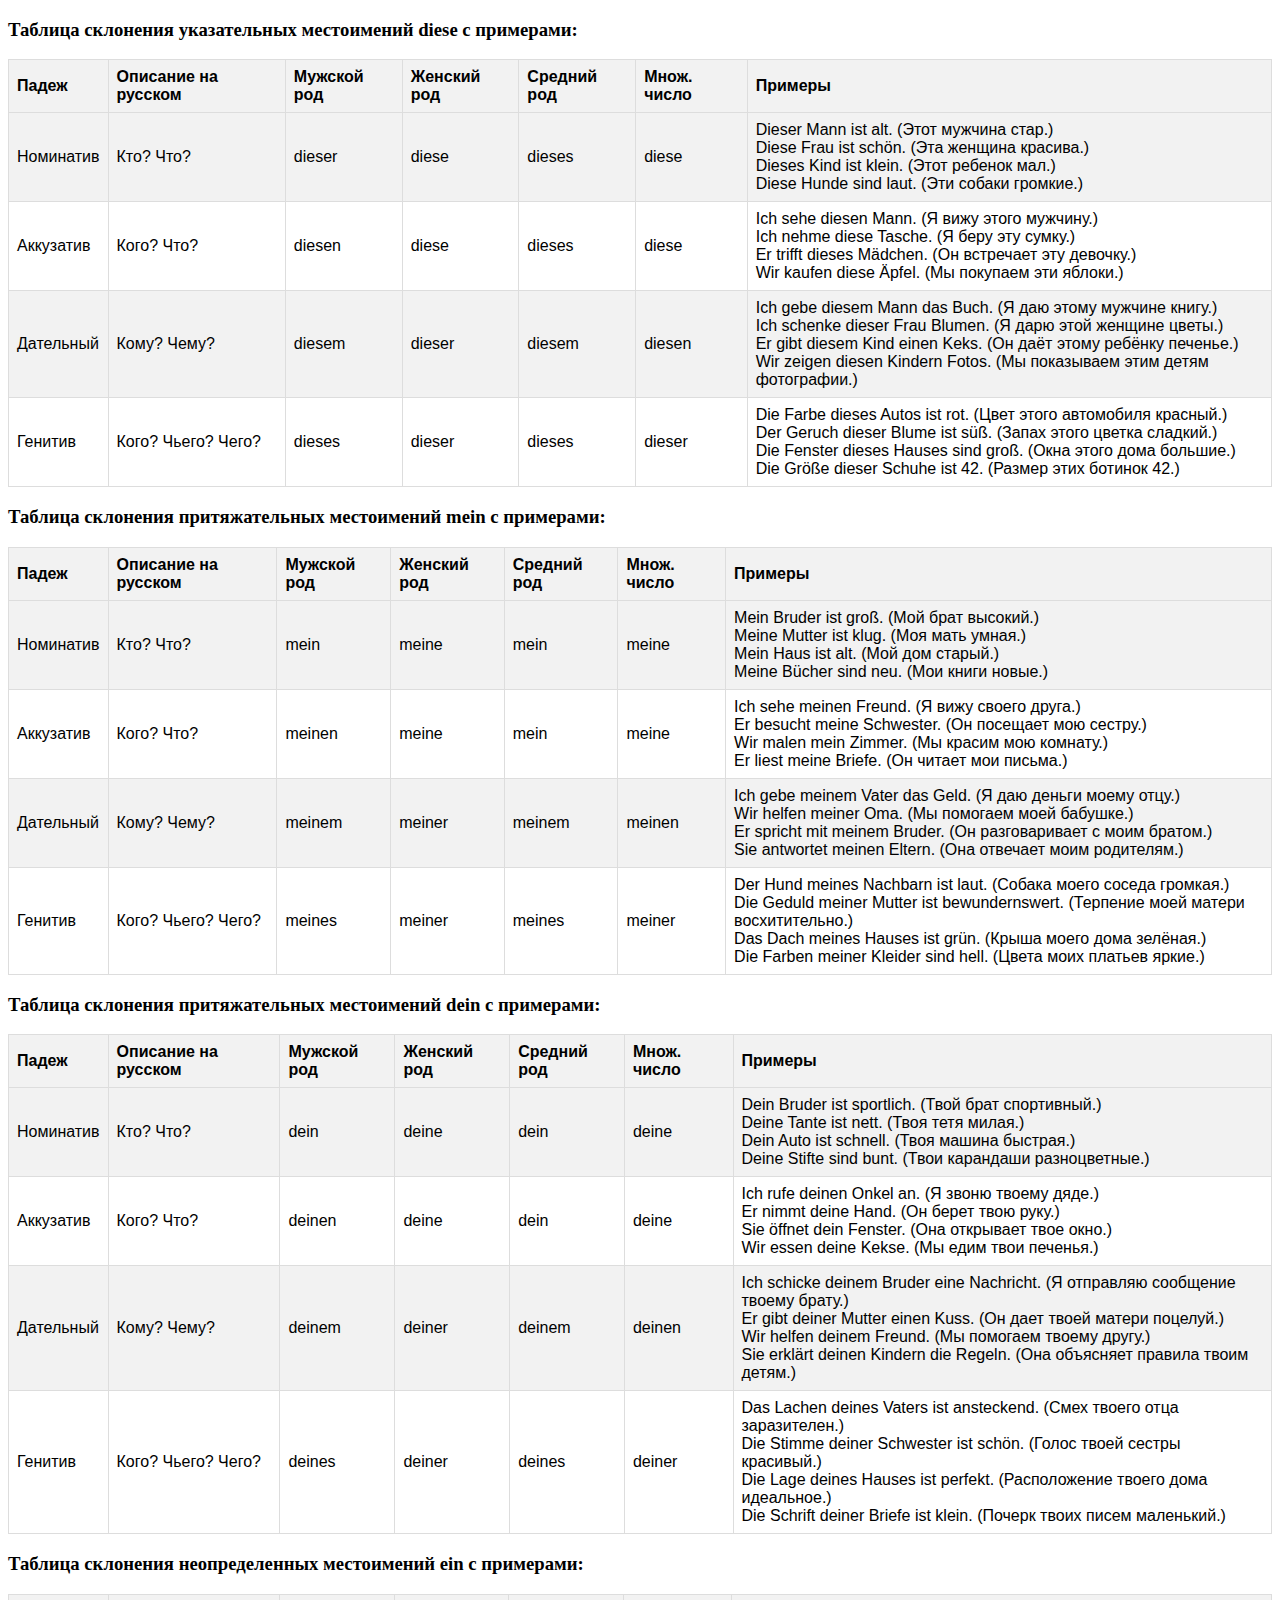
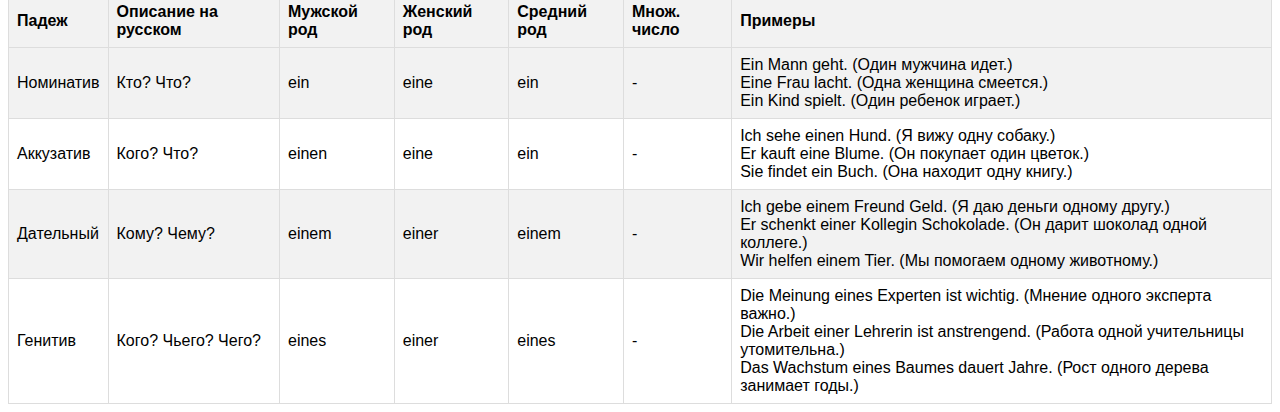
<file: web/assets/index.html>
<!DOCTYPE html>
<html lang="ru">
<head>
  <meta charset="UTF-8">
  <title>Ваш заголовок</title>
</head>
<body>


<style>
    table {
      border-collapse: collapse;
      width: 100%;
      font-family: Arial, sans-serif;
    }
    th, td {
      border: 1px solid #ddd;
      text-align: left;
      padding: 8px;
    }
    th {
      background-color: #f2f2f2;
      font-weight: bold;
    }
    tr:nth-child(even) {
      background-color: #f2f2f2;
    }
  </style>

  <!-- Таблица для diese -->
  <h3>Таблица склонения указательных местоимений diese с примерами:</h3>
  <table>
    <tr>
      <th>Падеж</th>
      <th>Описание на русском</th>
      <th>Мужской род</th>
      <th>Женский род</th>
      <th>Средний род</th>
      <th>Множ. число</th>
      <th>Примеры</th>
    </tr>
    <tr>
      <td>Номинатив</td>
      <td>Кто? Что?</td>
      <td>dieser</td>
      <td>diese</td>
      <td>dieses</td>
      <td>diese</td>
      <td>Dieser Mann ist alt. (Этот мужчина стар.)<br>Diese Frau ist schön. (Эта женщина красива.)<br>Dieses Kind ist klein. (Этот ребенок мал.)<br>Diese Hunde sind laut. (Эти собаки громкие.)</td>
    </tr>
    <tr>
      <td>Аккузатив</td>
      <td>Кого? Что?</td>
      <td>diesen</td>
      <td>diese</td>
      <td>dieses</td>
      <td>diese</td>
      <td>Ich sehe diesen Mann. (Я вижу этого мужчину.)<br>Ich nehme diese Tasche. (Я беру эту сумку.)<br>Er trifft dieses Mädchen. (Он встречает эту девочку.)<br>Wir kaufen diese Äpfel. (Мы покупаем эти яблоки.)</td>
    </tr>
    <tr>
      <td>Дательный</td>
      <td>Кому? Чему?</td>
      <td>diesem</td>
      <td>dieser</td>
      <td>diesem</td>
      <td>diesen</td>
      <td>Ich gebe diesem Mann das Buch. (Я даю этому мужчине книгу.)<br>Ich schenke dieser Frau Blumen. (Я дарю этой женщине цветы.)<br>Er gibt diesem Kind einen Keks. (Он даёт этому ребёнку печенье.)<br>Wir zeigen diesen Kindern Fotos. (Мы показываем этим детям фотографии.)</td>
    </tr>
    <tr>
      <td>Генитив</td>
      <td>Кого? Чьего? Чего?</td>
      <td>dieses</td>
      <td>dieser</td>
      <td>dieses</td>
      <td>dieser</td>
      <td>Die Farbe dieses Autos ist rot. (Цвет этого автомобиля красный.)<br>Der Geruch dieser Blume ist süß. (Запах этого цветка сладкий.)<br>Die Fenster dieses Hauses sind groß. (Окна этого дома большие.)<br>Die Größe dieser Schuhe ist 42. (Размер этих ботинок 42.)</td>
    </tr>
  </table>

  <!-- Таблица для meinen -->
  <h3>Таблица склонения притяжательных местоимений mein с примерами:</h3>
  <table>
    <tr>
      <th>Падеж</th>
      <th>Описание на русском</th>
      <th>Мужской род</th>
      <th>Женский род</th>
      <th>Средний род</th>
      <th>Множ. число</th>
      <th>Примеры</th>
    </tr>
    <tr>
      <td>Номинатив</td>
      <td>Кто? Что?</td>
      <td>mein</td>
      <td>meine</td>
      <td>mein</td>
      <td>meine</td>
      <td>Mein Bruder ist groß. (Мой брат высокий.)<br>Meine Mutter ist klug. (Моя мать умная.)<br>Mein Haus ist alt. (Мой дом старый.)<br>Meine Bücher sind neu. (Мои книги новые.)</td>
    </tr>
    <tr>
      <td>Аккузатив</td>
      <td>Кого? Что?</td>
      <td>meinen</td>
      <td>meine</td>
      <td>mein</td>
      <td>meine</td>
      <td>Ich sehe meinen Freund. (Я вижу своего друга.)<br>Er besucht meine Schwester. (Он посещает мою сестру.)<br>Wir malen mein Zimmer. (Мы красим мою комнату.)<br>Er liest meine Briefe. (Он читает мои письма.)</td>
    </tr>
    <tr>
      <td>Дательный</td>
      <td>Кому? Чему?</td>
      <td>meinem</td>
      <td>meiner</td>
      <td>meinem</td>
      <td>meinen</td>
      <td>Ich gebe meinem Vater das Geld. (Я даю деньги моему отцу.)<br>Wir helfen meiner Oma.
  (Мы помогаем моей бабушке.)<br>Er spricht mit meinem Bruder. (Он разговаривает с моим братом.)<br>Sie antwortet meinen Eltern. (Она отвечает моим родителям.)</td>
    </tr>
    <tr>
      <td>Генитив</td>
      <td>Кого? Чьего? Чего?</td>
      <td>meines</td>
      <td>meiner</td>
      <td>meines</td>
      <td>meiner</td>
      <td>Der Hund meines Nachbarn ist laut. (Собака моего соседа громкая.)<br>Die Geduld meiner Mutter ist bewundernswert. (Терпение моей матери восхитительно.)<br>Das Dach meines Hauses ist grün. (Крыша моего дома зелёная.)<br>Die Farben meiner Kleider sind hell. (Цвета моих платьев яркие.)</td>
    </tr>
  </table>

  <!-- Таблица для deinen -->
  <h3>Таблица склонения притяжательных местоимений dein с примерами:</h3>
  <table>
    <tr>
      <th>Падеж</th>
      <th>Описание на русском</th>
      <th>Мужской род</th>
      <th>Женский род</th>
      <th>Средний род</th>
      <th>Множ. число</th>
      <th>Примеры</th>
    </tr>
    <tr>
      <td>Номинатив</td>
      <td>Кто? Что?</td>
      <td>dein</td>
      <td>deine</td>
      <td>dein</td>
      <td>deine</td>
      <td>Dein Bruder ist sportlich. (Твой брат спортивный.)<br>Deine Tante ist nett. (Твоя тетя милая.)<br>Dein Auto ist schnell. (Твоя машина быстрая.)<br>Deine Stifte sind bunt. (Твои карандаши разноцветные.)</td>
    </tr>
    <tr>
      <td>Аккузатив</td>
      <td>Кого? Что?</td>
      <td>deinen</td>
      <td>deine</td>
      <td>dein</td>
      <td>deine</td>
      <td>Ich rufe deinen Onkel an. (Я звоню твоему дяде.)<br>Er nimmt deine Hand. (Он берет твою руку.)<br>Sie öffnet dein Fenster. (Она открывает твое окно.)<br>Wir essen deine Kekse. (Мы едим твои печенья.)</td>
    </tr>
    <tr>
      <td>Дательный</td>
      <td>Кому? Чему?</td>
      <td>deinem</td>
      <td>deiner</td>
      <td>deinem</td>
      <td>deinen</td>
      <td>Ich schicke deinem Bruder eine Nachricht. (Я отправляю сообщение твоему брату.)<br>Er gibt deiner Mutter einen Kuss. (Он дает твоей матери поцелуй.)<br>Wir helfen deinem Freund. (Мы помогаем твоему другу.)<br>Sie erklärt deinen Kindern die Regeln. (Она объясняет правила твоим детям.)</td>
    </tr>
    <tr>
      <td>Генитив</td>
      <td>Кого? Чьего? Чего?</td>
      <td>deines</td>
      <td>deiner</td>
      <td>deines</td>
      <td>deiner</td>
      <td>Das Lachen deines Vaters ist ansteckend. (Смех твоего отца заразителен.)<br>Die Stimme deiner Schwester ist schön. (Голос твоей сестры красивый.)<br>Die Lage deines Hauses ist perfekt. (Расположение твоего дома идеальное.)<br>Die Schrift deiner Briefe ist klein. (Почерк твоих писем маленький.)</td>
    </tr>
  </table>

  <!-- Таблица для ein -->
  <h3>Таблица склонения неопределенных местоимений ein с примерами:</h3>
  <table>
    <tr>
      <th>Падеж</th>
      <th>Описание на русском</th>
      <th>Мужской род</th>
      <th>Женский род</th>
      <th>Средний род</th>
      <th>Множ. число</th>
      <th>Примеры</th>
    </tr>
    <tr>
      <td>Номинатив</td>
      <td>Кто? Что?</td>
      <td>ein</td>
      <td>eine</td>
      <td>ein</td>
      <td>-</td>
      <td>Ein Mann geht. (Один мужчина идет.)<br>Eine Frau lacht. (Одна женщина смеется.)<br>Ein Kind spielt. (Один ребенок играет.)</td>
    </tr>
    <tr>
      <td>Аккузатив</td>
      <td>Кого? Что?</td>
      <td>einen</td>
      <td>eine</td>
      <td>ein</td>
      <td>-</td>
      <td>Ich sehe einen Hund. (Я вижу одну собаку.)<br>Er kauft eine Blume. (Он покупает один цветок.)<br>Sie findet ein Buch. (Она находит одну книгу.)</td>
    </tr>
    <tr>
      <td>Дательный</td>
      <td>Кому? Чему?</td>
      <td>einem</td>
      <td>einer</td>
      <td>einem</td>
      <td>-</td>
      <td>Ich gebe einem Freund Geld. (Я даю деньги одному другу.)<br>Er schenkt einer Kollegin Schokolade. (Он дарит шоколад одной коллеге.)<br>Wir helfen einem Tier. (Мы помогаем одному животному.)</td>
    </tr>
    <tr>
      <td>Генитив</td>
      <td>Кого? Чьего? Чего?</td>
      <td>eines</td>
      <td>einer</td>
      <td>eines</td>
      <td>-</td>
      <td>Die Meinung eines Experten ist wichtig. (Мнение одного эксперта важно.)<br>Die Arbeit einer Lehrerin ist anstrengend. (Работа одной учительницы утомительна.)<br>Das Wachstum eines Baumes dauert Jahre. (Рост одного дерева занимает годы.)</td>
    </tr>
  </table>

</body>
</html>
</file>
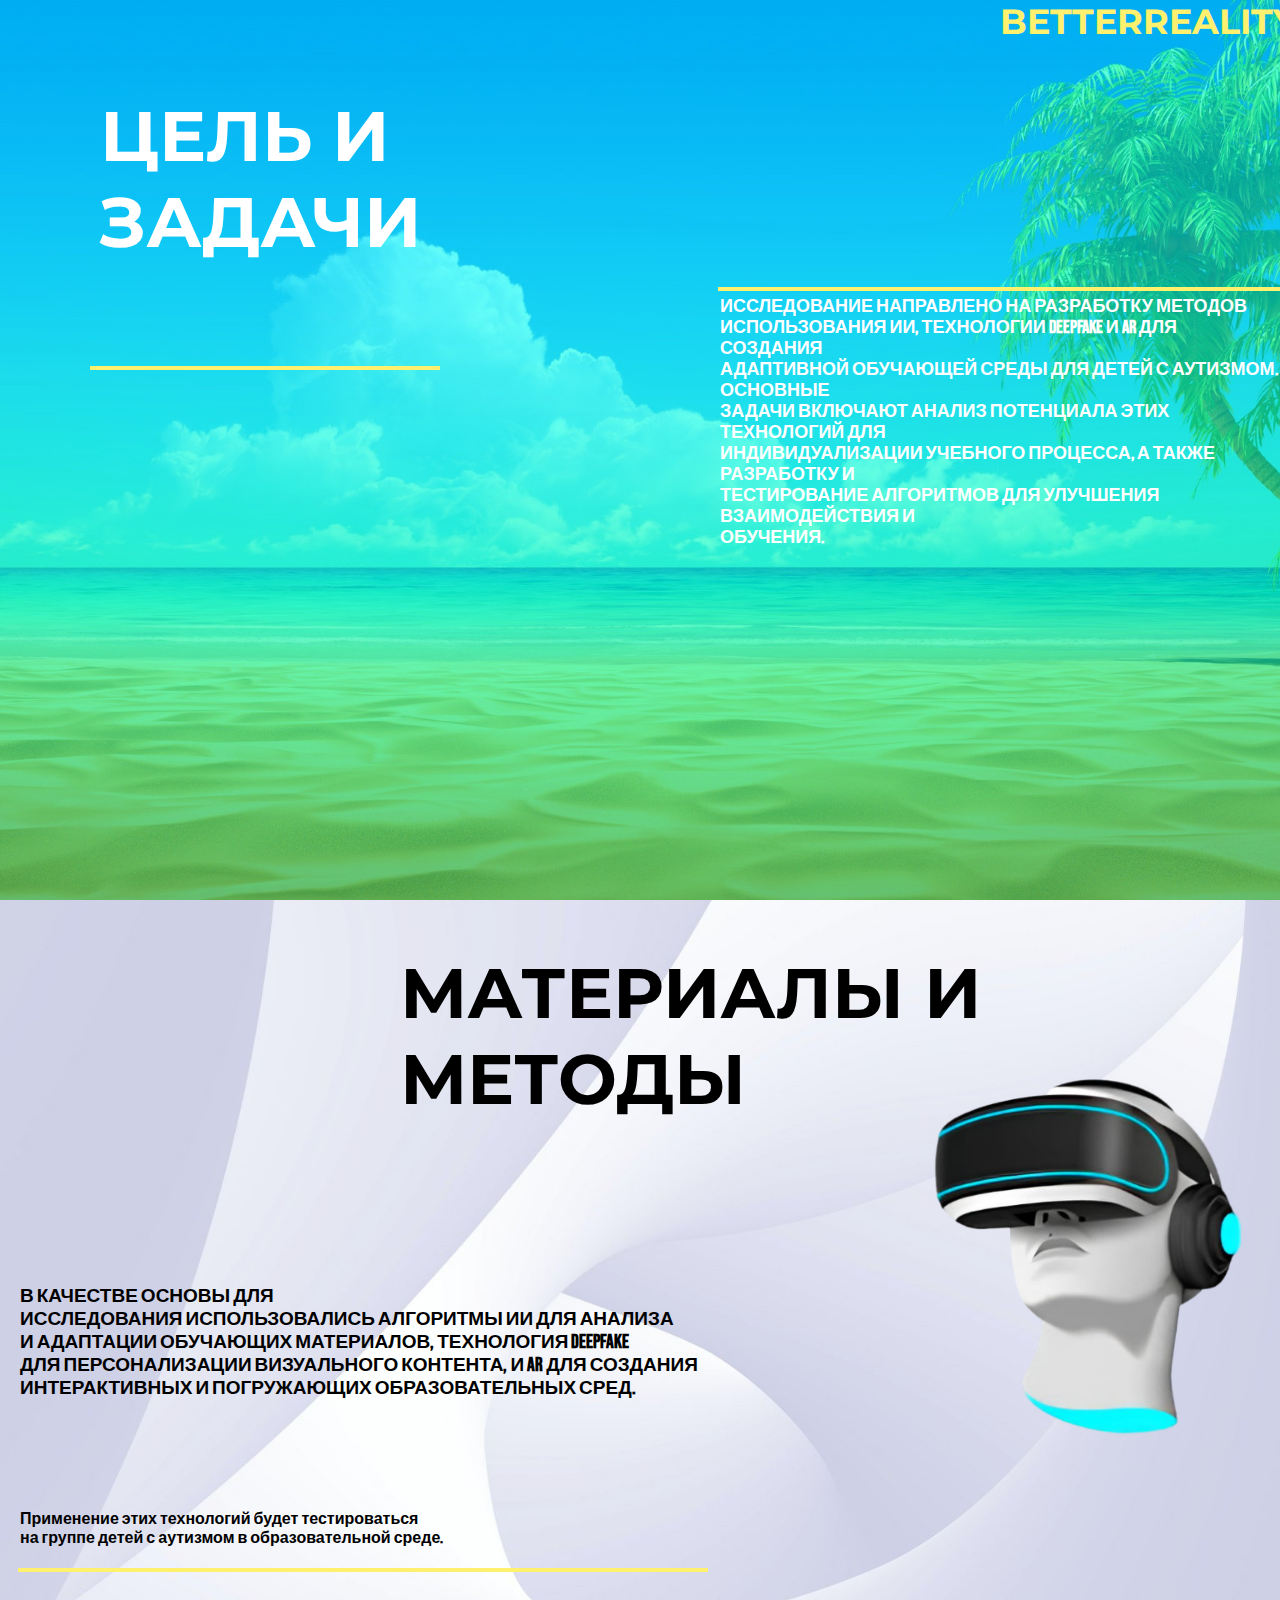
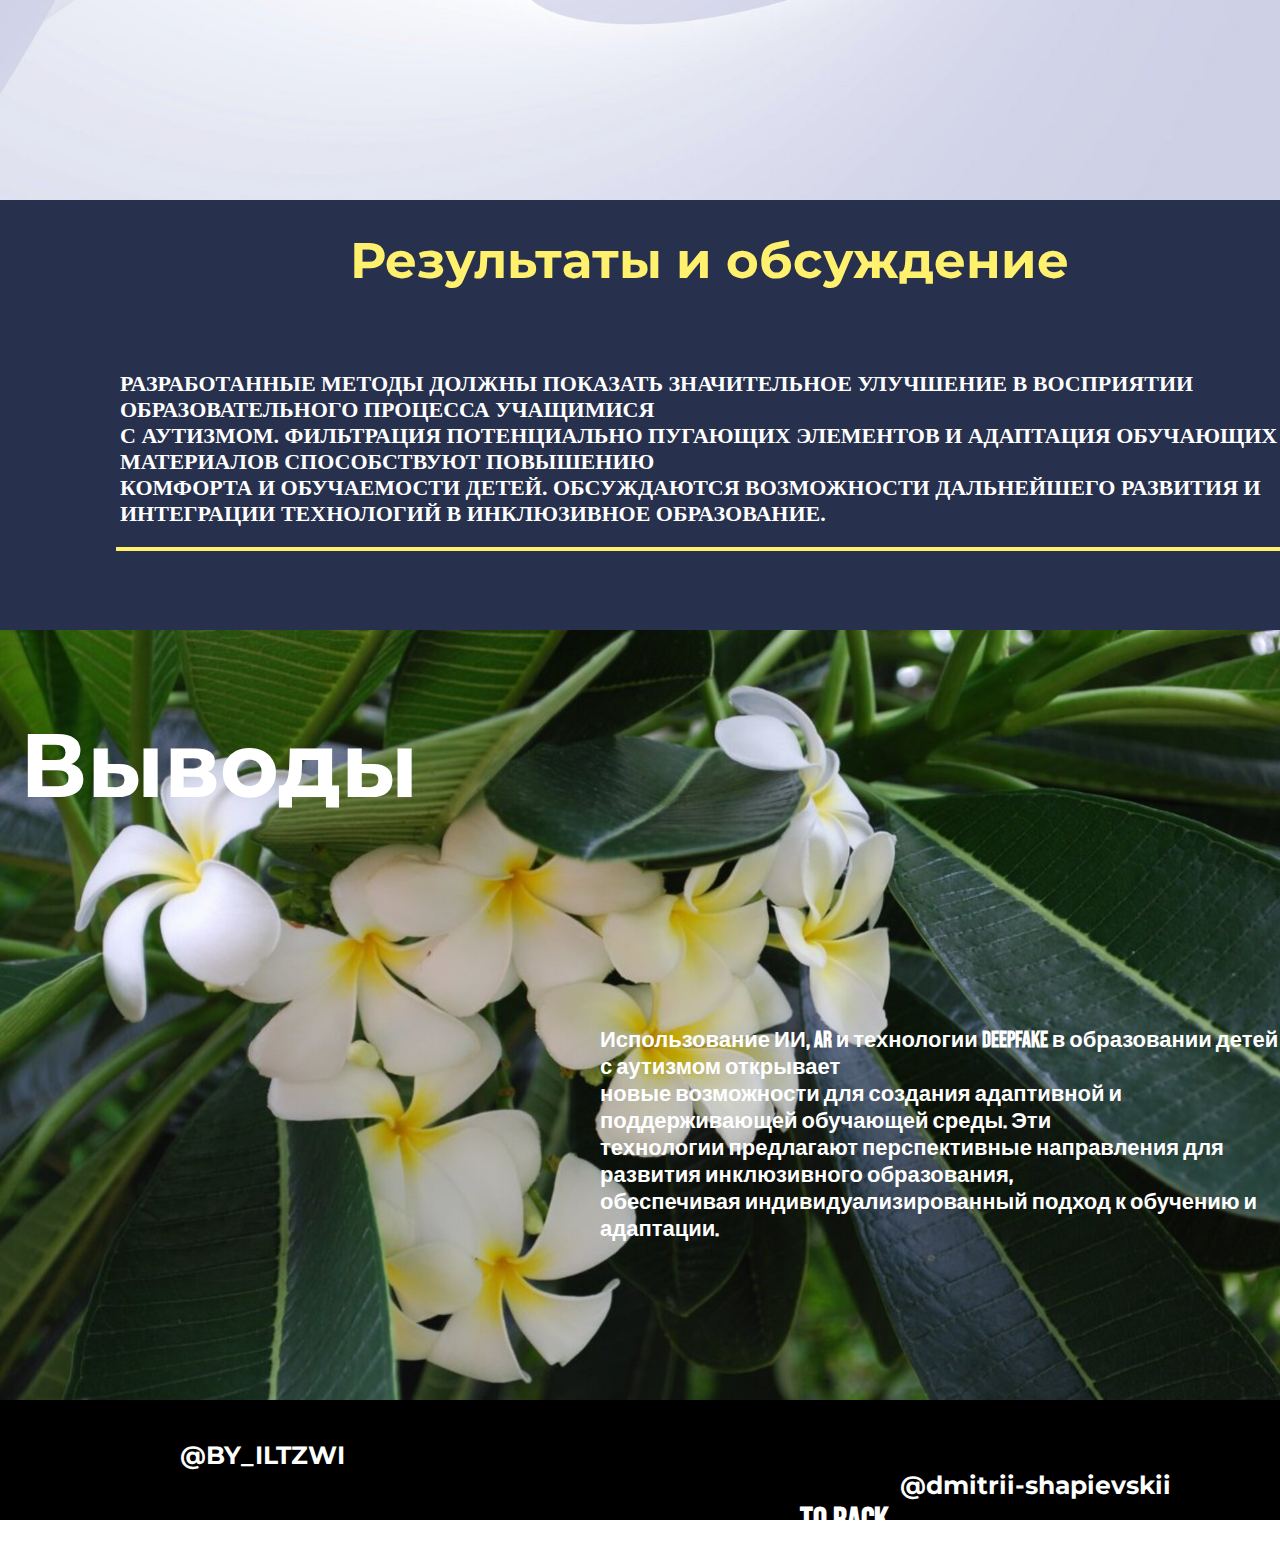
<file: web/assets/about.html>
<!DOCTYPE html>
<html lang="en">
<head>
    <meta charset="UTF-8">
    <title>BetterRealty</title>
    <link rel="stylesheet" href="CSS/style2.css">
    <link rel="preconnect" href="https://fonts.googleapis.com">
<link rel="preconnect" href="https://fonts.gstatic.com" crossorigin>
<link href="https://fonts.googleapis.com/css2?family=Montserrat:ital,wght@0,100..900;1,100..900&display=swap" rel="stylesheet">
<link rel="preconnect" href="https://fonts.googleapis.com">
<link rel="preconnect" href="https://fonts.gstatic.com" crossorigin>
<link href="https://fonts.googleapis.com/css2?family=Montserrat:ital,wght@0,100..900;1,100..900&family=Workbench&display=swap" rel="stylesheet">
<link rel="preconnect" href="https://fonts.googleapis.com">
<link rel="preconnect" href="https://fonts.gstatic.com" crossorigin>
<link href="https://fonts.googleapis.com/css2?family=Bebas+Neue&family=Montserrat:ital,wght@0,100..900;1,100..900&family=Workbench&display=swap" rel="stylesheet">
<link rel="preconnect" href="https://fonts.googleapis.com">
<link rel="preconnect" href="https://fonts.gstatic.com" crossorigin>
<link href="https://fonts.googleapis.com/css2?family=Bebas+Neue&family=Dosis:wght@200..800&family=Montserrat:ital,wght@0,100..900;1,100..900&family=Workbench&display=swap" rel="stylesheet">
<link rel="preconnect" href="https://fonts.googleapis.com">
<link rel="preconnect" href="https://fonts.gstatic.com" crossorigin>
<link href="https://fonts.googleapis.com/css2?family=Bebas+Neue&family=Dosis:wght@200..800&family=Montserrat:ital,wght@0,100..900;1,100..900&family=Workbench&display=swap" rel="stylesheet">
<link rel="preconnect" href="https://fonts.googleapis.com">
<link rel="preconnect" href="https://fonts.gstatic.com" crossorigin>
<link href="https://fonts.googleapis.com/css2?family=Kaushan+Script&display=swap" rel="stylesheet">
<link rel="preconnect" href="https://fonts.googleapis.com">
<link rel="preconnect" href="https://fonts.gstatic.com" crossorigin>
<link href="https://fonts.googleapis.com/css2?family=Bebas+Neue&display=swap" rel="stylesheet">



</head>
<body>
   
   <div class="intro">
       <div class="container"> 
              <a class="Logo" href="index.html">
                      BetterReality
           </a>
           <div class="intro_title"> 
              <psevdo>
               <div class="title">
                  
                   <title_text>
                       Цель и <br>задачи<br>
                   </title_text>
               </div>
               </psevdo>
               
               </div>
               <div class="intro_text">
                  <div class="container_text">
                  
                   <inner_text>
                  <psevdo_text> </psevdo_text>
<br> Исследование направлено на разработку методов <br>использования ИИ, технологии deepfake и AR для создания <br>адаптивной обучающей среды для детей с аутизмом. Основные <br>задачи включают анализ потенциала этих технологий для <br>индивидуализации учебного процесса, а также разработку и<br> тестирование алгоритмов для улучшения взаимодействия и <br>обучения.

                   </inner_text>
                   
                   </div>
               </div>
           </div>
       
   </div>
   <section>
       <div class="info_block">
         <div class="container">
         
          <div class="title_block">
              Материалы и методы
          </div>
           <div class="text_block">
                
          <br>В качестве основы для <br>исследования использовались алгоритмы ИИ для анализа<br> и адаптации обучающих материалов, технология deepfake<br> для персонализации визуального контента, и AR для создания<br>  интерактивных и погружающих образовательных сред.   
          
           </div> 
           <div class="dop_text">
              Применение этих технологий будет тестироваться <br>на группе детей с аутизмом в образовательной среде.
           </div>
           <div class="text_psevdo"></div>
           </div>  
       </div>
        
   </section>
   <section2>
       <div class="container2">
           <div class="intro_section2">
               <div class="block_section">
               <div class="title1">Результаты и обсуждение</div>
               <div class="text1">Разработанные методы должны показать значительное улучшение в восприятии образовательного процесса учащимися <br> с аутизмом. Фильтрация потенциально пугающих элементов  и адаптация обучающих материалов способствуют повышению<br>  комфорта и обучаемости детей. Обсуждаются возможности  дальнейшего развития и интеграции технологий  в инклюзивное образование.</div>
               <psevdo_section2></psevdo_section2>
               </div>
           </div>
       </div>
   </section2>
   <section3>
       <intro_block>
             <div class="intro3">
              <div class="container3">
               <div class="title3">
                   Выводы
               </div>
               <div class="text_block3">
              <br> Использование ИИ, AR и технологии deepfake в образовании детей с аутизмом открывает <br>новые возможности для создания адаптивной и поддерживающей обучающей среды. Эти <br>технологии предлагают перспективные направления для развития инклюзивного образования, <br>обеспечивая индивидуализированный подход к обучению и адаптации.
               </div>
              
               </div>
               </div>
       </intro_block>
   </section3>
   <section_end>
      
       <end>
          <div class="container_end">
          <div class="padding_top">
           <end_iltzwi>
              
               @BY_ILTZWI
           </end_iltzwi>
           <link_dmitri>
               <a class="dmitri"href="https://www.linkedin.com/in/dr-dmitrii-shapievskii">@dmitrii-shapievskii</a>
               <a class="button_back">to back</a>
           </link_dmitri>
           
           </div>
           </div>
       </end>
    
   </section_end>
</body>
</html>
</file>
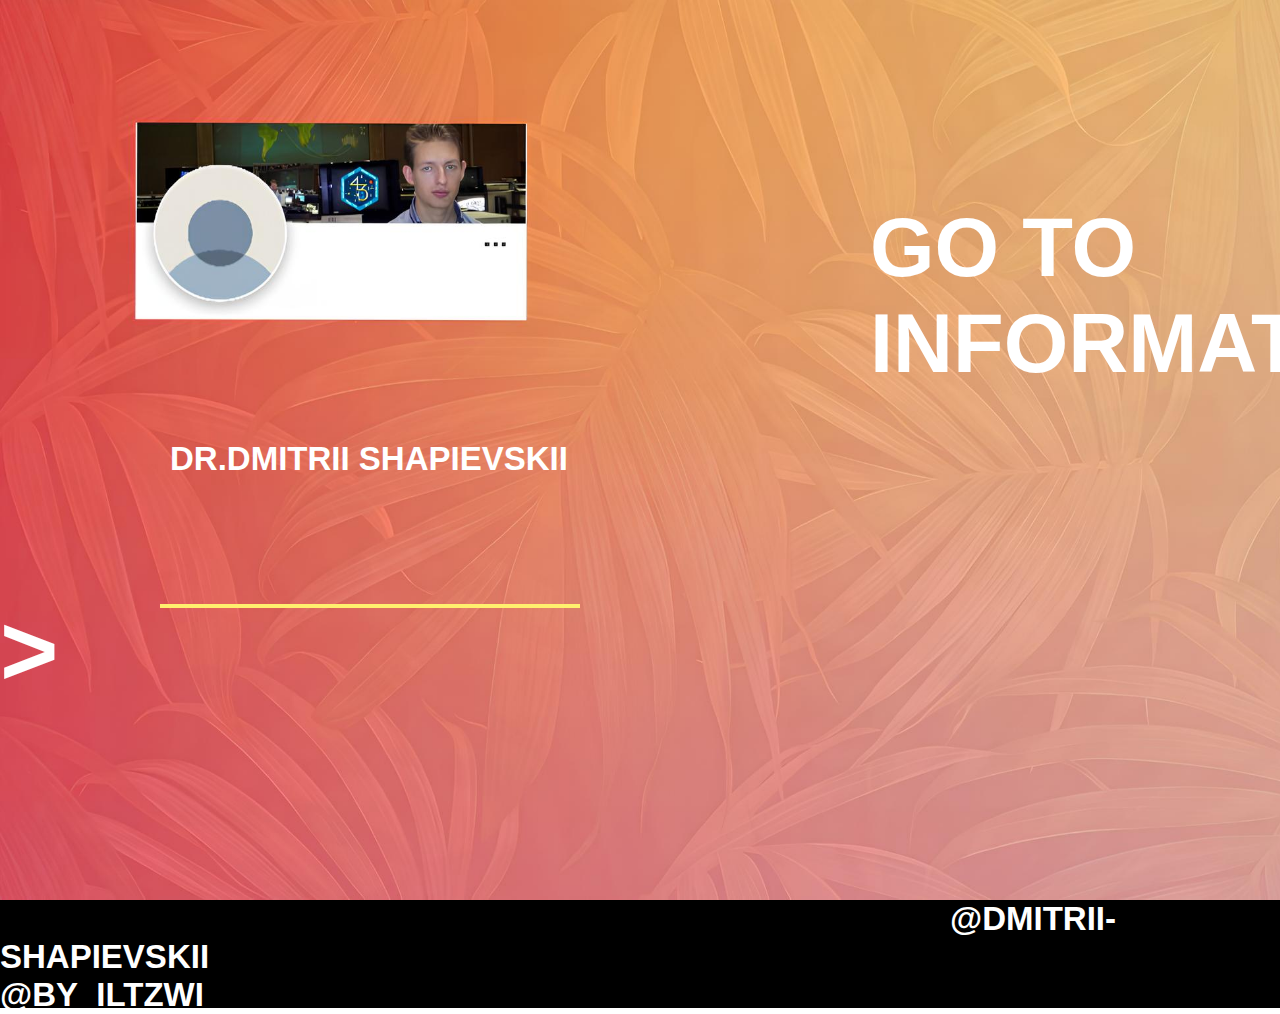
<file: web/assets/contact.html>
<!DOCTYPE html>
<html lang="en">
<head>
    <meta charset="UTF-8">
    <title>BetterReality</title>
    <link rel="stylesheet" href="CSS/style3.css">
</head>
<body>
    
    
    <div class="intro">
        <div class="container">
           <div class="dmitri_link">
                GO TO <br>INFORMATION
            </div>
            <div class="linkedIn">
               Dr.Dmitrii Shapievskii
            </div>
            <a class="next" href="https://www.linkedin.com/in/dr-dmitrii-shapievskii">-></a>
            
        </div>
    </div>
    <sesion>
        <div class="container2">
           <end> <A class="dmitri" href="https://www.linkedin.com/in/dr-dmitrii-shapievskii">@dmitrii-shapievskii</A>
           </end>
            <div class="end_block">
                <div class="iltzwi">@BY_ILTZWI </div>
               
            </div>
        </div>
    </sesion>
    
    
    
</body>
</html>
</file>
<file: web/assets/CSS/style2.css>
h1,h2,h3,h4,h5,h6{
    margin: 0;
}
.container{
    width:100%;
    max-width: 1800px;
    margin: 0 auto;
    height: 100vh;
}
.container2{
    width: 100%;
    max-width: 1800px;
    height:430px;
}
.container_text{
    max-width: 1000px;
}
body{
    margin:0;
}
.intro{
    background:url(Images/Intro2.jpg);
    background-size: cover;
}
.title{
    font-family: "Montserrat", cursive;
    font-weight: bold;
    font-size: 70px;
    text-transform: uppercase;
    padding-top: 50px;
    padding-left:100px;
    color: #fff;
}
psevdo:after{
     content: '';
    display:block;
    width: 350px;
    height: 4px;
    left:90px;
    background-color: #fff;
    position: absolute;
    bottom: 530px;
    z-index: 1;
    margin-top: 19px;
    background-color:#fff06e;
}
inner_text{
    font-family: "Bebas Neue", sans-serif;
    font-weight: 600;
    font-size: 18px;
    text-transform: uppercase;
    position: absolute;
    padding-left: 720px;
    padding-top: 10px;
    color: #fff;
}
psevdo_text:after{
    content: '';
    display:block;
    width: 90px;
    height: 4px;
    left:718px;
    background-color: #fff;
    position: absolute;    
    z-index: 1;
    padding-left: 570px;
    margin-top: 12px;
    background-color:#fff06e;
}
.Logo{
      
    width:100px;
    font-family: "Montserrat", cursive;
    font-weight: bold;
    text-transform: uppercase;
    color: #fff;
    font-size: 35px;
    padding-left: 1000px;
    color:#fff06e;
    text-decoration: none;
    
}
.title_block{
    
    font-family: "Montserrat", cursive;
    font-weight: bold;
    font-size: 70px;
    text-transform: uppercase;
    padding-top: 50px;
    padding-left:400px;
    color: black;
}
.text_block{
    padding-left:20px;
    padding-top: 140px;
    text-transform: uppercase;
    font-family: "Bebas Neue", sans-serif;
    font-size: 19px;
    font-weight: 600;
}
.info_block{
    background:url(Images/stroke_info.jpg);
    background-size: cover;
}
.text_psevdo:after{
    content: '';
    display:block;
    width: 90px;
    height: 4px;
    left:18px;
    background-color: #fff;
    position: absolute;    
    z-index: 1;
    padding-left: 600px;
    margin-top: 20px;
    background-color:#fff06e;
}
.dop_text{
    padding-top: 110px;
    padding-left: 20px;
    font-family: "Bebas Neue", sans-serif;
    font-weight: 600;
    
}
.container2{
    background: url(Images/0070.jpg);
    background-size: cover;
}
.title1{
    font-family: "Montserrat", cursive;
    font-weight: bold;
    font-size: 50px;
    color:#fff06e;
    padding-left: 350px;
    padding-top: 30px;
    
}
.text1{
    font-size: 22px;
    font-weight: 600;
    text-transform: uppercase;
    color: #fff;
    padding-left: 120px;
    padding-top: 80px;
}
psevdo_section2:after{
    content: '';
    display:block;
    width: 90px;
    height: 4px;
    left: 116px;
    background-color: #fff;
    position: absolute;    
    z-index: 1;
    padding-left: 1220px;
    margin-top: 20px;
    background-color:#fff06e;
}
.intro3{
    background: url(Images/text3.jpg);
    background-size: cover;
}
.container3{
    width: 100%;
    max-width: 1800px;
    height:770px;
}
.title3{
    font-family: "Montserrat", cursive;
    font-weight: bold;
    color: #fff;
    font-size: 90px;
    padding-top: 80px;
    padding-left: 20px;
}
.text_block3{
    font-size: 22px;
    font-family: "Bebas Neue", sans-serif;
    color: #fff;
    padding-left: 600px;
    padding-top: 180px;
    font-weight: 600;
}
back{
    padding-bottom: 100px;
    font-size: 17px;
    flex-wrap: bold;
    color:#fff;
}
.container_end{
     width: 100%;
    max-width: 1800px;
    height:120px;
    background-color: black;
}

.dmitri{
    font-family: "Montserrat", cursive;
    text-decoration: none;
    color: #fff;
    font-weight: bold;
    font-size: 25px;
    padding-left: 900px;
    margin: 0;
    text-decoration: none;
}
end_iltzwi{
   
    font-family: "Montserrat", cursive;
    color:#fff;
    font-weight: bold;
    font-size: 25px;
    padding-left: 180px;
    
}
.padding_top{
    padding-top: 40px;
}
.button_back{
    color: #fff;
     font-family: "Bebas Neue", sans-serif;
    font-weight: bold;
    font-size: 35px;
    padding-left: 800px;
    z-index: 1000;
    margin: 0 auto;
  
}
</file>
<file: web/assets/CSS/style3.css>
body{
    margin: 0;
}
.container{     
    font-family: "Montserrat", sans-serif;
    font-weight: bold;
    width:100%;
    max-width: 1500px;
    height: 100vh;
   
  
}
.intro{
    
    width: 100%;
    height: 100vh;
    background:url('Images/dmitri.jpg');
    background-size: cover;
}
.linkedIn{
    
    text-transform: uppercase;
    font-size: 33px;
    padding-top: 140px;
    padding-left: 170px;
    color: #fff;
}
.linkedIn:after{
     content: '';
    display:block;
    width: 420px;
    height: 4px;
    left:160px;
    background-color: #fff;
    position: absolute;
    top:65%;
    z-index: 1;
    margin-top: 19px;
    background-color:#fff06e;
}
.dmitri_link{
    
    padding-top:200px;
    font-weight: bold;
    text-transform: uppercase;
    font-size: 83px;
    height: 100px;
    padding-left: 870px;
    color: #fff;
}
.next{
    font-size: 100px;
    padding-left: 1400px;
    color: #fff;
    text-decoration: none;
    
}
.next:hover{
    color: #fff06e;
    opacity: 0.7;
    
}
.container2{
    width: 100%;
    max-width: 1800px;
    height: 12vh;
    background-color: black;
}
.iltzwi{
    
    font-size: 33px;
    text-transform: uppercase;
    font-family: "Montserrat", sans-serif;
    font-weight: bold;
    color: #FFF;
    
    
}
end{
    
}
.dmitri{
    text-decoration: none;
       padding-top: 10px; 
    padding-left: 950px;
    font-size: 33px;
    text-transform: uppercase;
    font-family: "Montserrat", sans-serif;
    font-weight: bold;
    color: #fff;
}
</file>
